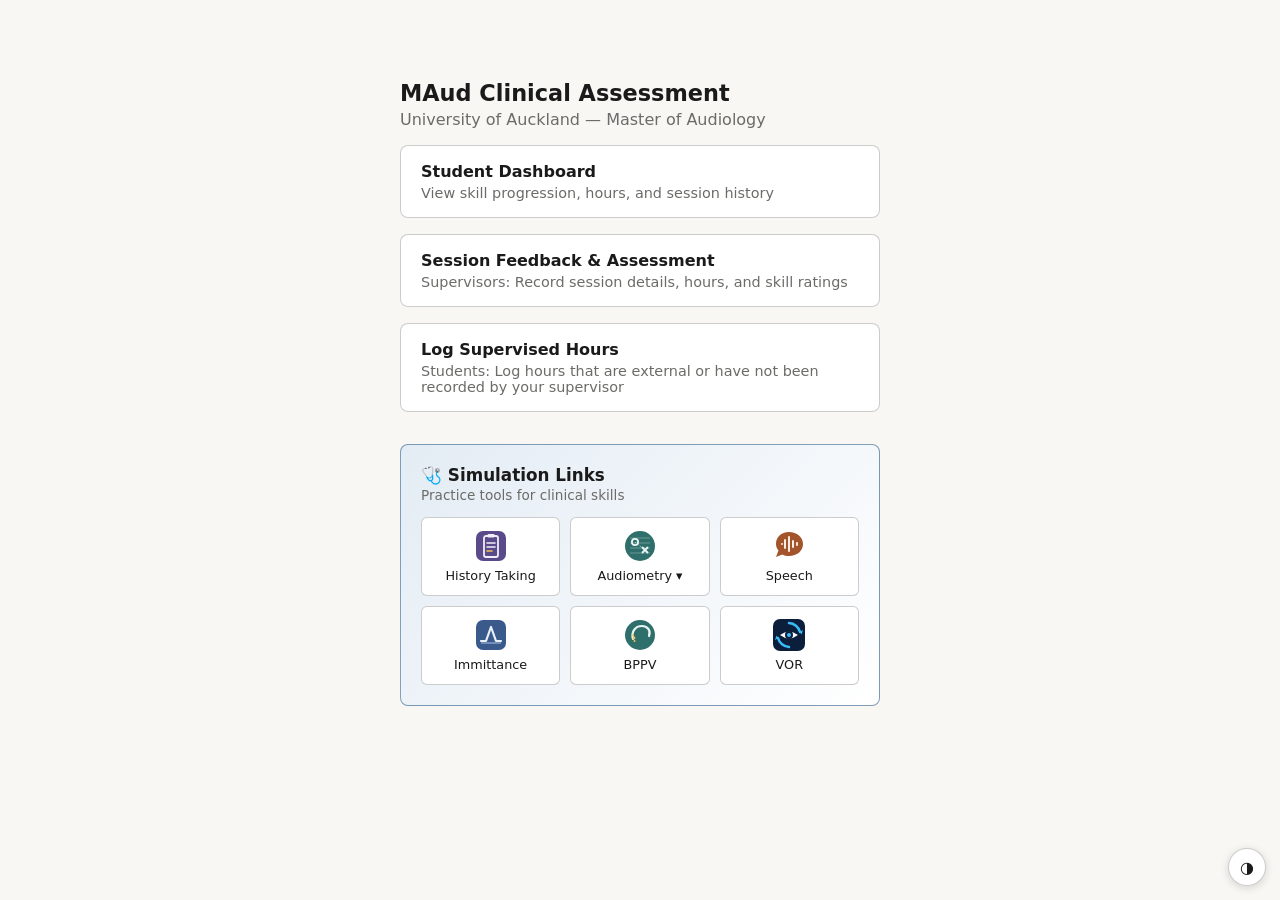
<file: index.html>
<!DOCTYPE html>
<html lang="en">
<head>
  <meta charset="UTF-8">
  <meta name="viewport" content="width=device-width, initial-scale=1.0">
  <title>MAud Clinical Assessment</title>
  <link rel="icon" type="image/svg+xml" href="favicon.svg">
  <link rel="stylesheet" href="assets/theme.css">
  <script src="assets/theme.js"></script>
  <style>
    body { font-family: var(--font); background: var(--bg); color: var(--text); max-width: 480px; margin: 80px auto; padding: 0 24px; }
    h1 { font-size:calc(var(--font-scale,1)*1.4rem); margin-bottom: 0.25rem; }
    p { color: var(--text-muted); margin-top: 0; }
    a.card { display: block; border: 1px solid var(--border-strong); border-radius: var(--radius); background: var(--surface); padding: 16px 20px; margin: 16px 0; text-decoration: none; color: inherit; }
    a.card:hover { background: var(--gray-bg); }
    a.card h2 { margin: 0 0 4px; font-size:calc(var(--font-scale,1)*1rem); color: var(--text); }
    a.card p { margin: 0; font-size:calc(var(--font-scale,1)*0.9rem); }

    .sim-section { margin: 32px 0 16px; padding: 20px; border-radius: var(--radius); background: linear-gradient(135deg, color-mix(in srgb, var(--accent, #2f6fed) 12%, var(--surface)), var(--surface)); border: 1px solid color-mix(in srgb, var(--accent, #2f6fed) 40%, var(--border-strong)); }
    .sim-section h2 { margin: 0 0 2px; font-size:calc(var(--font-scale,1)*1.05rem); color: var(--text); display:flex; align-items:center; gap:8px; }
    .sim-section > p { margin: 0 0 14px; font-size:calc(var(--font-scale,1)*0.85rem); }
    .sim-grid { display: grid; grid-template-columns: repeat(auto-fill, minmax(120px, 1fr)); gap: 10px; }
    .sim-link, .sim-toggle { display: flex; flex-direction: column; align-items: center; gap: 6px; text-decoration: none; color: inherit; background: var(--surface); border: 1px solid var(--border-strong); border-radius: calc(var(--radius) - 2px); padding: 12px 8px; text-align: center; cursor: pointer; font: inherit; }
    .sim-link:hover, .sim-toggle:hover { background: var(--gray-bg); }
    .sim-link img, .sim-toggle img { width: 32px; height: 32px; }
    .sim-link span, .sim-toggle span { font-size:calc(var(--font-scale,1)*0.8rem); }
    .sim-submenu { display: none; grid-column: 1 / -1; grid-template-columns: repeat(auto-fill, minmax(120px, 1fr)); gap: 10px; margin-top: 10px; padding-top: 10px; border-top: 1px dashed var(--border-strong); }
    .sim-submenu.open { display: grid; }
  </style>
</head>
<body>
  <h1>MAud Clinical Assessment</h1>
  <p>University of Auckland — Master of Audiology</p>
  <a class="card" href="src/dashboard/">
    <h2>Student Dashboard</h2>
    <p>View skill progression, hours, and session history</p>
  </a>
  <a class="card" href="src/form/">
    <h2>Session Feedback &amp; Assessment</h2>
    <p>Supervisors: Record session details, hours, and skill ratings</p>
  </a>
  <a class="card" href="src/student-form/">
    <h2>Log Supervised Hours</h2>
    <p>Students: Log hours that are external or have not been recorded by your supervisor</p>
  </a>

  <div class="sim-section">
    <h2>🩺 Simulation Links</h2>
    <p>Practice tools for clinical skills</p>
    <div class="sim-grid">
      <a class="sim-link" href="https://jakalnz.github.io/history-taking-simulator/" target="_blank" rel="noopener">
        <img src="docs/favicon/favicon-history-taking-simulator.svg" alt="">
        <span>History Taking</span>
      </a>
      <button type="button" class="sim-toggle" onclick="document.getElementById('audiometry-submenu').classList.toggle('open')">
        <img src="docs/favicon/favicon-audiogram-plain.svg" alt="">
        <span>Audiometry ▾</span>
      </button>
      <a class="sim-link" href="https://jakalnz.github.io/speech-testing-simulator/" target="_blank" rel="noopener">
        <img src="docs/favicon/favicon-speech-testing-simulator.svg" alt="">
        <span>Speech</span>
      </a>
      <a class="sim-link" href="https://jakalnz.github.io/immittance-simulator/" target="_blank" rel="noopener">
        <img src="docs/favicon/favicon-immittance-simulator.svg" alt="">
        <span>Immittance</span>
      </a>
      <a class="sim-link" href="https://jakalnz.github.io/bppv-simulator/" target="_blank" rel="noopener">
        <img src="docs/favicon/favicon-bppv-simulator.svg" alt="">
        <span>BPPV</span>
      </a>
      <a class="sim-link" href="https://jakalnz.github.io/vor-simulator/" target="_blank" rel="noopener">
        <img src="docs/favicon/favicon-vor-simulator.svg" alt="">
        <span>VOR</span>
      </a>    
      <div id="audiometry-submenu" class="sim-submenu">
        <a class="sim-link" href="https://personalpages.manchester.ac.uk/staff/tim.wilding/pta_sim/PTAsim.html?loadp=[base64]" target="_blank" rel="noopener">
          <img src="docs/favicon/favicon-audiogram-case-1.svg" alt="">
          <span>Case 1</span>
        </a>
        <!-- Case 2 temporarily hidden — remove style="display:none;" to re-enable -->
        <a class="sim-link" href="https://personalpages.manchester.ac.uk/staff/tim.wilding/pta_sim/PTAsim.html?loadp=[base64]" target="_blank" rel="noopener">
          <img src="docs/favicon/favicon-audiogram-case-2.svg" alt="">
          <span>Case 2</span>
        </a>
        <!-- Case 3 temporarily hidden — remove style="display:none;" to re-enable -->
        <a class="sim-link" href="https://personalpages.manchester.ac.uk/staff/tim.wilding/pta_sim/PTAsim.html?loadp=[base64]" target="_blank" rel="noopener">
          <img src="docs/favicon/favicon-audiogram-case-3.svg" alt="">
          <span>Case 3</span>
        </a>
        <a class="sim-link" href="https://personalpages.manchester.ac.uk/staff/tim.wilding/pta_sim/PTAsim.html?loadp=[base64]" target="_blank" rel="noopener">
          <img src="docs/favicon/favicon-audiogram-case-4.svg" alt="">
          <span>Case 4</span>
        </a>
      </div>
    </div>
  </div>
</body>
</html>
</file>
<file: assets/theme.css>
/*
 * Shared theme variables for all MAud pages (index.html, dashboard, form,
 * student-form). Each page's own <style> block only defines layout/component
 * CSS and references these variables — it should not redefine :root colours.
 *
 * Theme switching works via a `data-theme` attribute on <html>, set by
 * theme.js from localStorage ('maud_theme': 'default' | 'low-vision' | 'uoa').
 * Default theme additionally respects prefers-color-scheme for dark mode;
 * the other two themes are fixed (no auto dark variant) so their contrast
 * choices stay predictable.
 */

:root,
:root[data-theme="default"] {
  --bg:#f8f7f4; --surface:#fff; --text:#1a1a1a; --text-muted:#6b6b68;
  --text-hint:#9b9b97; --border:rgba(0,0,0,0.1); --border-strong:rgba(0,0,0,0.2);
  --accent:#185FA5; --accent-bg:#E6F1FB; --accent-text:#0C447C;
  --green:#639922; --green-bg:#EAF3DE; --green-text:#3B6D11;
  --amber:#EF9F27; --amber-bg:#FAEEDA; --amber-text:#854F0B;
  --red:#E24B4A; --red-bg:#FCEBEB; --red-text:#A32D2D;
  --gray-bg:#F1EFE8; --teal:#1D9E75; --teal-bg:#E1F5EE; --teal-text:#0F6E56;
  --purple:#534AB7; --purple-bg:#EEEDFE; --purple-text:#3C3489;
  --coral:#D85A30; --coral-bg:#FAECE7; --coral-text:#993C1D;
  --radius:8px; --radius-lg:12px; --font-scale:1;
  --font:-apple-system,BlinkMacSystemFont,'Segoe UI',system-ui,sans-serif;
}

@media (prefers-color-scheme: dark) {
  :root[data-theme="default"] {
    --bg:#1a1a1a; --surface:#2a2a2a; --text:#e8e8e4; --text-muted:#a0a09c;
    --text-hint:#6b6b68; --border:rgba(255,255,255,0.1); --border-strong:rgba(255,255,255,0.2);
    --accent:#85B7EB; --accent-bg:#0C447C; --accent-text:#B5D4F4;
    --green-bg:#27500A; --green-text:#C0DD97;
    --amber-bg:#633806; --amber-text:#FAC775;
    --red-bg:#501313; --red-text:#F7C1C1;
    --gray-bg:#333; --teal-bg:#085041; --teal-text:#9FE1CB;
    --purple-bg:#3C3489; --purple-text:#CECBF6;
    --coral-bg:#712B13; --coral-text:#F5C4B3;
  }
}

/*
 * Dark theme — same palette as Default's system-dark-mode variant above,
 * but manually selectable regardless of the OS/browser setting.
 */
:root[data-theme="dark"] {
  --bg:#1a1a1a; --surface:#2a2a2a; --text:#e8e8e4; --text-muted:#a0a09c;
  --text-hint:#6b6b68; --border:rgba(255,255,255,0.1); --border-strong:rgba(255,255,255,0.2);
  --accent:#85B7EB; --accent-bg:#0C447C; --accent-text:#B5D4F4;
  --green:#639922; --green-bg:#27500A; --green-text:#C0DD97;
  --amber:#EF9F27; --amber-bg:#633806; --amber-text:#FAC775;
  --red:#E24B4A; --red-bg:#501313; --red-text:#F7C1C1;
  --gray-bg:#333; --teal:#1D9E75; --teal-bg:#085041; --teal-text:#9FE1CB;
  --purple:#534AB7; --purple-bg:#3C3489; --purple-text:#CECBF6;
  --coral:#D85A30; --coral-bg:#712B13; --coral-text:#F5C4B3;
  --radius:8px; --radius-lg:12px; --font-scale:1;
  --font:-apple-system,BlinkMacSystemFont,'Segoe UI',system-ui,sans-serif;
}

/*
 * Colour-blind safe theme — replaces the red/amber/green status palette
 * (used throughout for on-track/below-target signalling) with Paul Tol's
 * "vibrant" qualitative palette, designed to stay distinguishable under
 * deuteranopia/protanopia/tritanopia. Source: https://personal.sron.nl/~pault/
 * Good=blue, Warning=orange, Behind=red — the three differ in lightness
 * and blue-channel content, not just red/green hue, so they stay
 * distinguishable when red-green discrimination is impaired.
 */
:root[data-theme="colorblind"] {
  --bg:#f8f7f4; --surface:#fff; --text:#1a1a1a; --text-muted:#6b6b68;
  --text-hint:#9b9b97; --border:rgba(0,0,0,0.1); --border-strong:rgba(0,0,0,0.2);
  --accent:#0077BB; --accent-bg:#E3F0F8; --accent-text:#004C79;
  --green:#0077BB; --green-bg:#E3F0F8; --green-text:#004C79;
  --amber:#EE7733; --amber-bg:#FCEADB; --amber-text:#8A3F0F;
  --red:#CC3311; --red-bg:#FAE3DC; --red-text:#7A1E0A;
  --gray-bg:#F1EFE8; --teal:#33BBEE; --teal-bg:#E2F6FC; --teal-text:#0C5C75;
  --purple:#EE3377; --purple-bg:#FCE3ED; --purple-text:#8A1F46;
  --coral:#EE7733; --coral-bg:#FCEADB; --coral-text:#8A3F0F;
  --radius:8px; --radius-lg:12px; --font-scale:1;
  --font:-apple-system,BlinkMacSystemFont,'Segoe UI',system-ui,sans-serif;
}

/*
 * Low vision theme — high contrast, no reliance on pale tints, larger text
 * and stronger focus rings. Fixed regardless of system dark-mode setting.
 */
:root[data-theme="low-vision"] {
  --bg:#ffffff; --surface:#ffffff; --text:#000000; --text-muted:#1a1a1a;
  --text-hint:#333333; --border:#000000; --border-strong:#000000;
  --accent:#003366; --accent-bg:#cfe2ff; --accent-text:#001a33;
  --green:#0a6b1d; --green-bg:#d6f5dc; --green-text:#04330c;
  --amber:#8a5200; --amber-bg:#ffe8b8; --amber-text:#3d2400;
  --red:#a30000; --red-bg:#ffd6d6; --red-text:#4d0000;
  --gray-bg:#e6e6e6; --teal:#00665c; --teal-bg:#c9f0ea; --teal-text:#003330;
  --purple:#3d1a8a; --purple-bg:#dcd1f7; --purple-text:#1f0d4d;
  --coral:#8a2e00; --coral-bg:#ffd9c2; --coral-text:#3d1400;
  --radius:6px; --radius-lg:8px; --font-scale:1.15;
  --font:-apple-system,BlinkMacSystemFont,'Segoe UI',system-ui,sans-serif;
}
:root[data-theme="low-vision"] *:focus { outline: 3px solid #000 !important; outline-offset: 2px; }
:root[data-theme="low-vision"] a { text-decoration: underline; }

/*
 * University of Auckland theme — colours sourced from the official Web
 * Style Guide (Dark blue #00457D, Mid blue #0098C3, Silver/Grey neutrals).
 * Status colours (green/amber/red) are kept as semantic UI signals rather
 * than brand colours, so red-flag/on-track meaning stays consistent across
 * themes.
 */
:root[data-theme="uoa"] {
  --bg:#F1F1F1; --surface:#ffffff; --text:#333333; --text-muted:#5a5a5a;
  --text-hint:#8a8a8a; --border:rgba(0,0,0,0.12); --border-strong:rgba(0,0,0,0.28);
  --accent:#00457D; --accent-bg:#E3ECF3; --accent-text:#00345F;
  --green:#639922; --green-bg:#EAF3DE; --green-text:#3B6D11;
  --amber:#EF9F27; --amber-bg:#FAEEDA; --amber-text:#854F0B;
  --red:#E24B4A; --red-bg:#FCEBEB; --red-text:#A32D2D;
  --gray-bg:#E0E0E0; --teal:#0098C3; --teal-bg:#DFF3F8; --teal-text:#005870;
  --purple:#534AB7; --purple-bg:#EEEDFE; --purple-text:#3C3489;
  --coral:#D85A30; --coral-bg:#FAECE7; --coral-text:#993C1D;
  --radius:6px; --radius-lg:10px; --font-scale:1;
  --font:-apple-system,BlinkMacSystemFont,'Segoe UI',system-ui,sans-serif;
}

/* Theme picker widget, injected by theme.js — shared styling lives here so theme.js stays markup-only. */
.maud-theme-picker { position: fixed; bottom: 14px; right: 14px; z-index: 1000; font-family: var(--font); }
.maud-theme-picker-btn {
  width: 38px; height: 38px; border-radius: 50%; border: 1px solid var(--border-strong);
  background: var(--surface); color: var(--text); cursor: pointer; font-size:calc(var(--font-scale,1)*16px);
  box-shadow: 0 2px 8px rgba(0,0,0,0.15); display: flex; align-items: center; justify-content: center;
}
.maud-theme-picker-menu {
  display: none; position: absolute; bottom: 46px; right: 0; background: var(--surface);
  border: 1px solid var(--border-strong); border-radius: var(--radius); box-shadow: 0 4px 16px rgba(0,0,0,0.2);
  min-width: 170px; overflow: hidden;
}
.maud-theme-picker-menu.open { display: block; }
.maud-theme-picker-opt {
  display: flex; align-items: center; gap: 8px; padding: 9px 12px; font-size:calc(var(--font-scale,1)*13px); color: var(--text);
  cursor: pointer; white-space: nowrap;
}
.maud-theme-picker-opt:hover { background: var(--gray-bg); }
.maud-theme-picker-opt.active { background: var(--accent-bg); color: var(--accent-text); font-weight: 500; }
.maud-theme-picker-swatch { width: 14px; height: 14px; border-radius: 50%; border: 1px solid var(--border-strong); flex-shrink: 0; }
</file>
